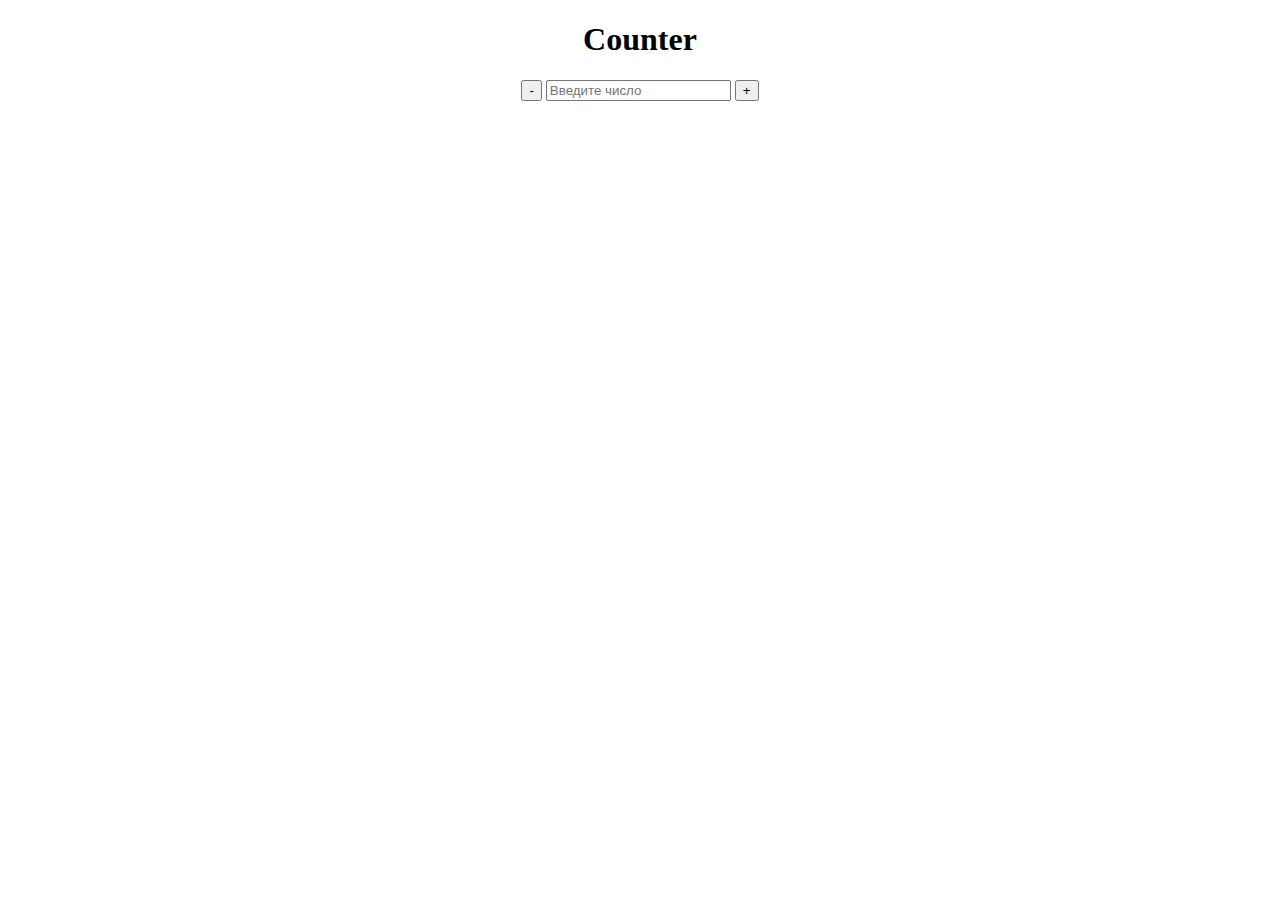
<file: homework11/index.html>
<!DOCTYPE html>
<html lang="en">
<head>
    <meta charset="UTF-8">
    <meta http-equiv="X-UA-Compatible" content="IE=edge">
    <meta name="viewport" content="width=device-width, initial-scale=1.0">
    <title>Document</title>
    <link rel="stylesheet" href="styles/style.css">
</head>
<body>
    <main>
    <h1>Counter</h1>

    <button class="minus">-</button>
    <input type="text" placeholder="Введите число">
    <button class="plus">+</button>
    </main>

    <script src="script.js"></script>
</body>
</html>
</file>
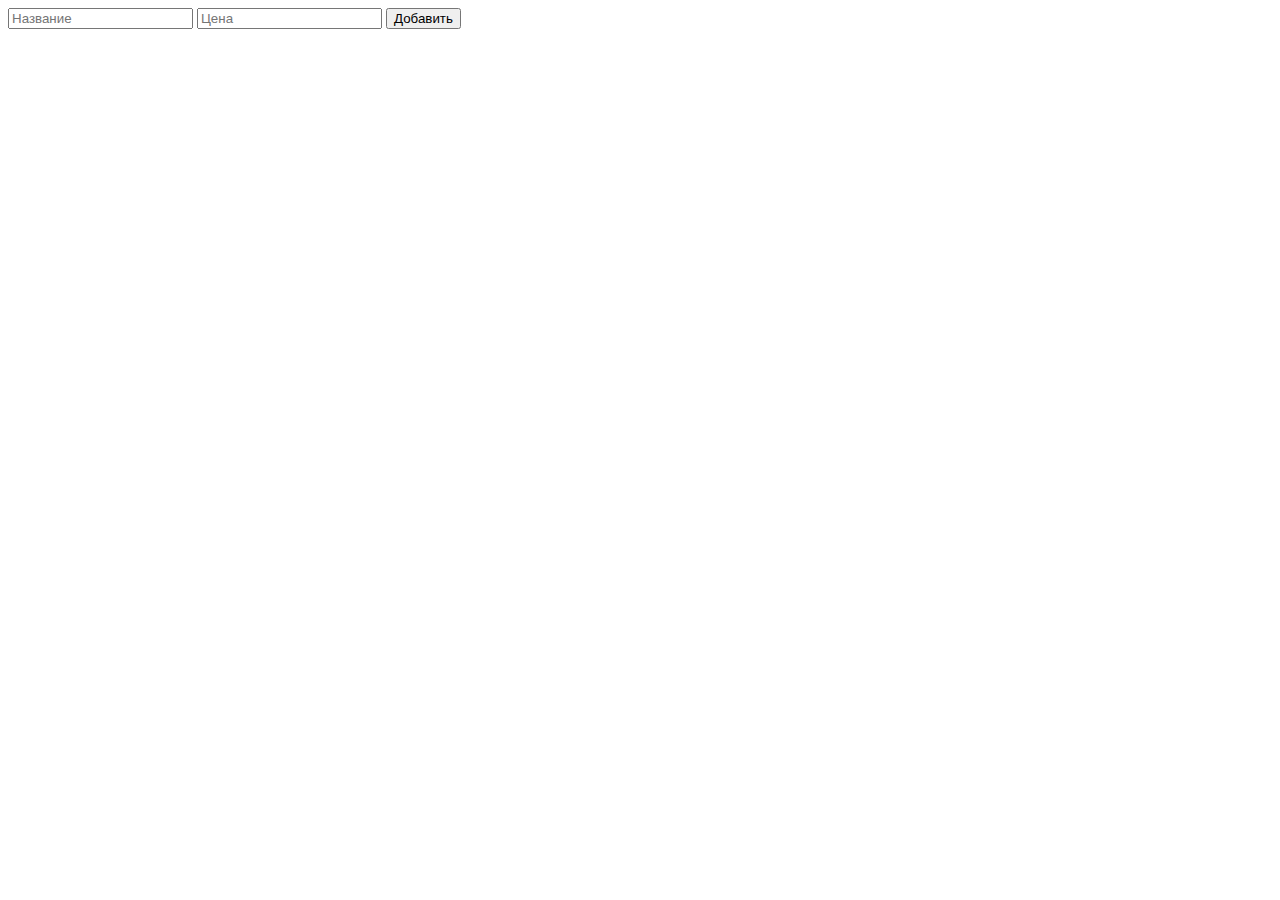
<file: homework12/index.html>
<!DOCTYPE html>
<html lang="en">
<head>
    <meta charset="UTF-8">
    <meta http-equiv="X-UA-Compatible" content="IE=edge">
    <meta name="viewport" content="width=device-width, initial-scale=1.0">
    <title>Document</title>
</head>
<body>
    <form id="product-form">
        <input type="text" id="name" placeholder="Название" required>
        <input type="number" id="price" placeholder="Цена" required>
        <button>Добавить</button>
    </form>
    <ul id="product-list">
    
    </ul>
    
    <script src="script.js"></script>
</body>
</html>
</file>
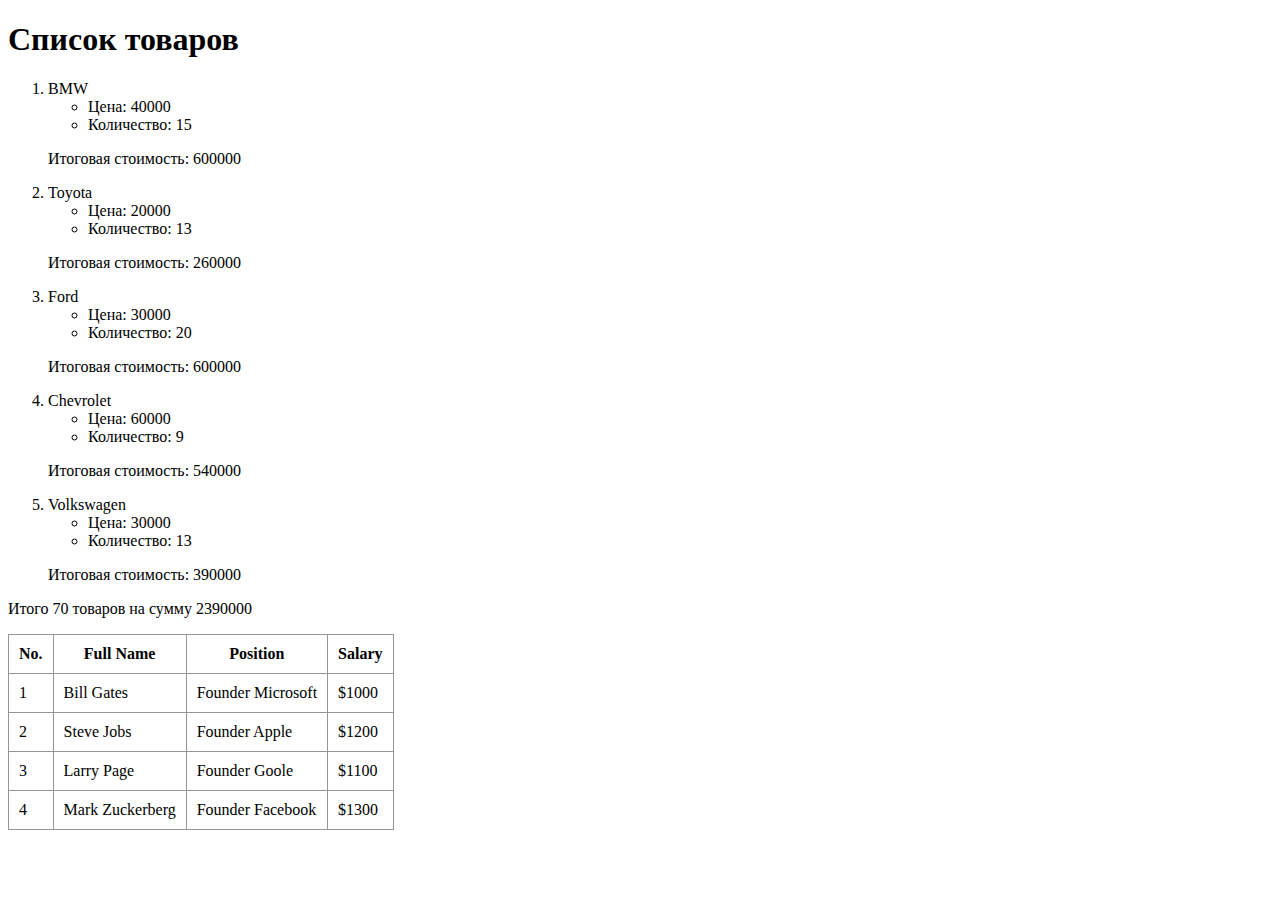
<file: homework4/index.html>
<!DOCTYPE html>
<html lang="en">
<head>
    <meta charset="UTF-8">
    <meta http-equiv="X-UA-Compatible" content="IE=edge">
    <meta name="viewport" content="width=device-width, initial-scale=1.0">
    <title> Document </title>
    
</head>
<body>

    <script src="./script.js"></script>
</body>
</html>
</file>
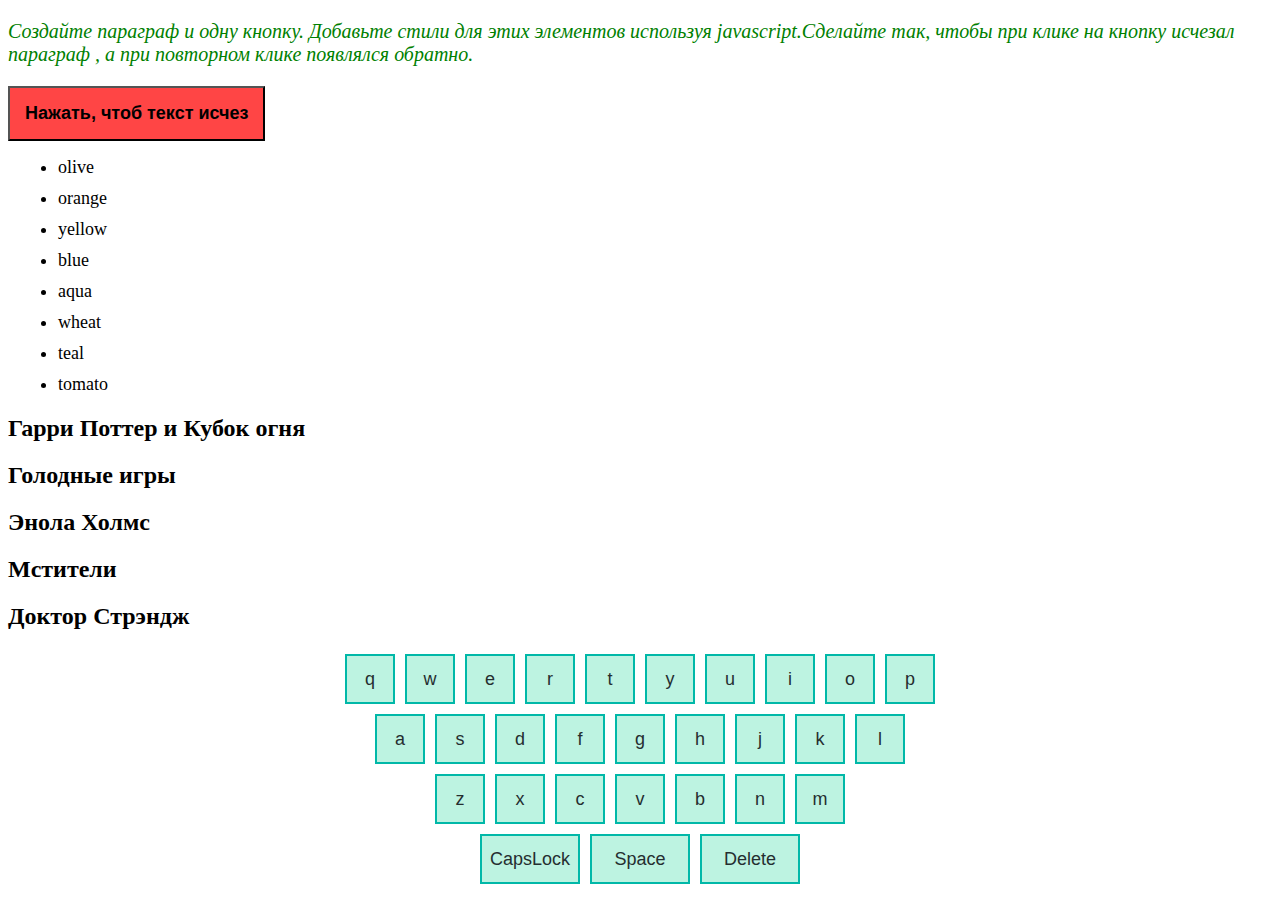
<file: homework6/index.html>
<!DOCTYPE html>
<html lang="en">
<head>
    <meta charset="UTF-8">
    <meta http-equiv="X-UA-Compatible" content="IE=edge">
    <meta name="viewport" content="width=device-width, initial-scale=1.0">
    <title>Document</title>
    <link rel="stylesheet" href="style.css">
</head>
<body>
    <p> Создайте параграф и одну кнопку. Добавьте стили для этих элементов используя javascript.Сделайте так, чтобы при клике на
    кнопку исчезал параграф , а при повторном клике появлялся обратно.  </p>
    <button>Нажать, чтоб текст исчез</button>

    <div class="colors"></div>

    <div class="films"></div>

    <div class="keyboard">    </div>

    <script src="script.js"></script>
</body>
</html>
</file>
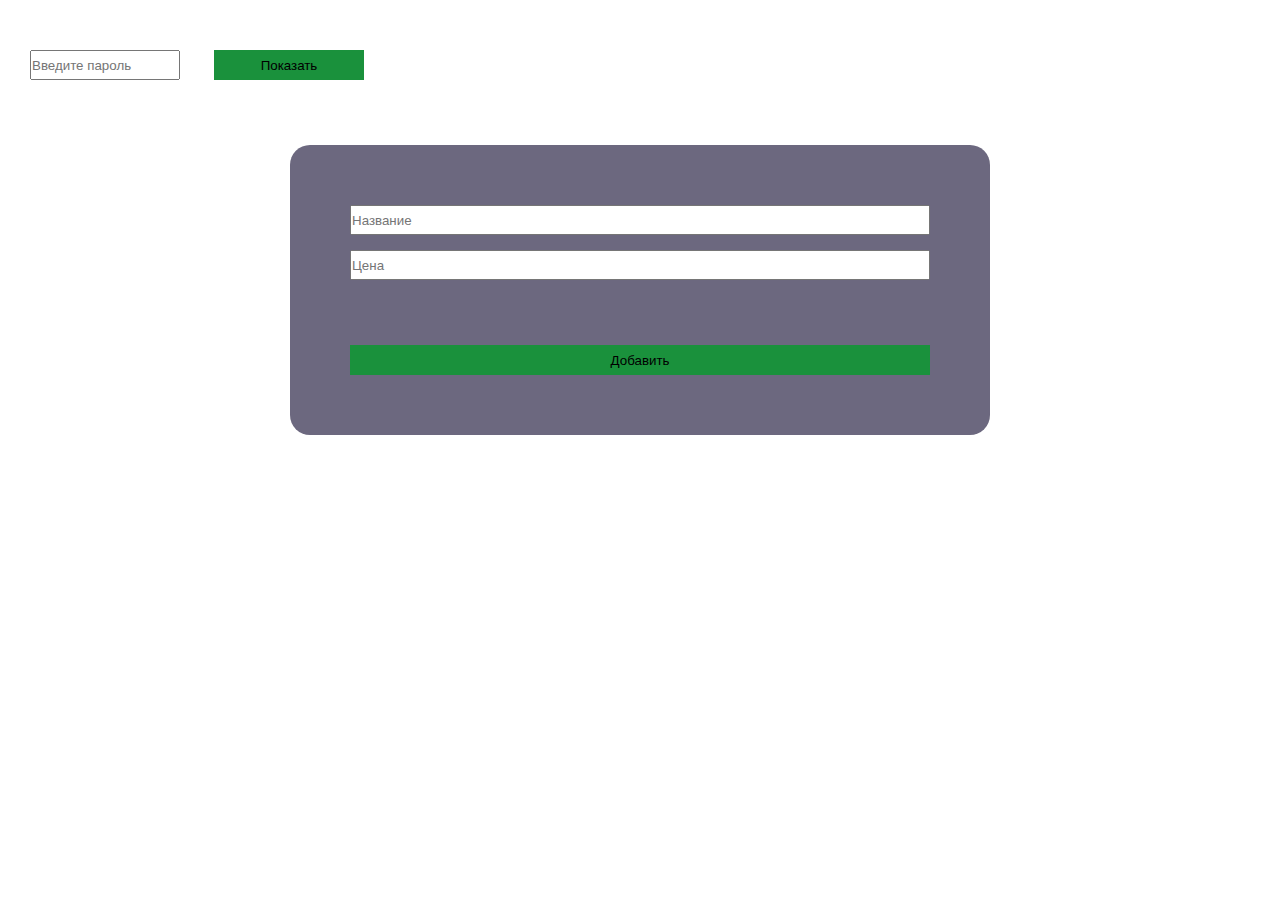
<file: homework7 _form/index.html>
<!DOCTYPE html>
<html lang="en">
<head>
    <meta charset="UTF-8">
    <meta http-equiv="X-UA-Compatible" content="IE=edge">
    <meta name="viewport" content="width=device-width, initial-scale=1.0">
    <title>Document</title>
    <link rel="stylesheet" href="style.css">
</head>
<body>
    <input type="password" id="password" placeholder="Введите пароль">
    <button class="btn">Показать</button>
    
    <form class="form">
        <input type="text" id="title" placeholder="Название" /> <br />
        <input type="number" id="price" placeholder="Цена" />
        <button>Добавить</button>
    </form>

    <section id="products"></section>
    <section id="sumOfProducts">
        <!-- <button>Cумма товаров</button> -->
    </section>

    <script src="script.js"></script>
</body>
</html>
</file>
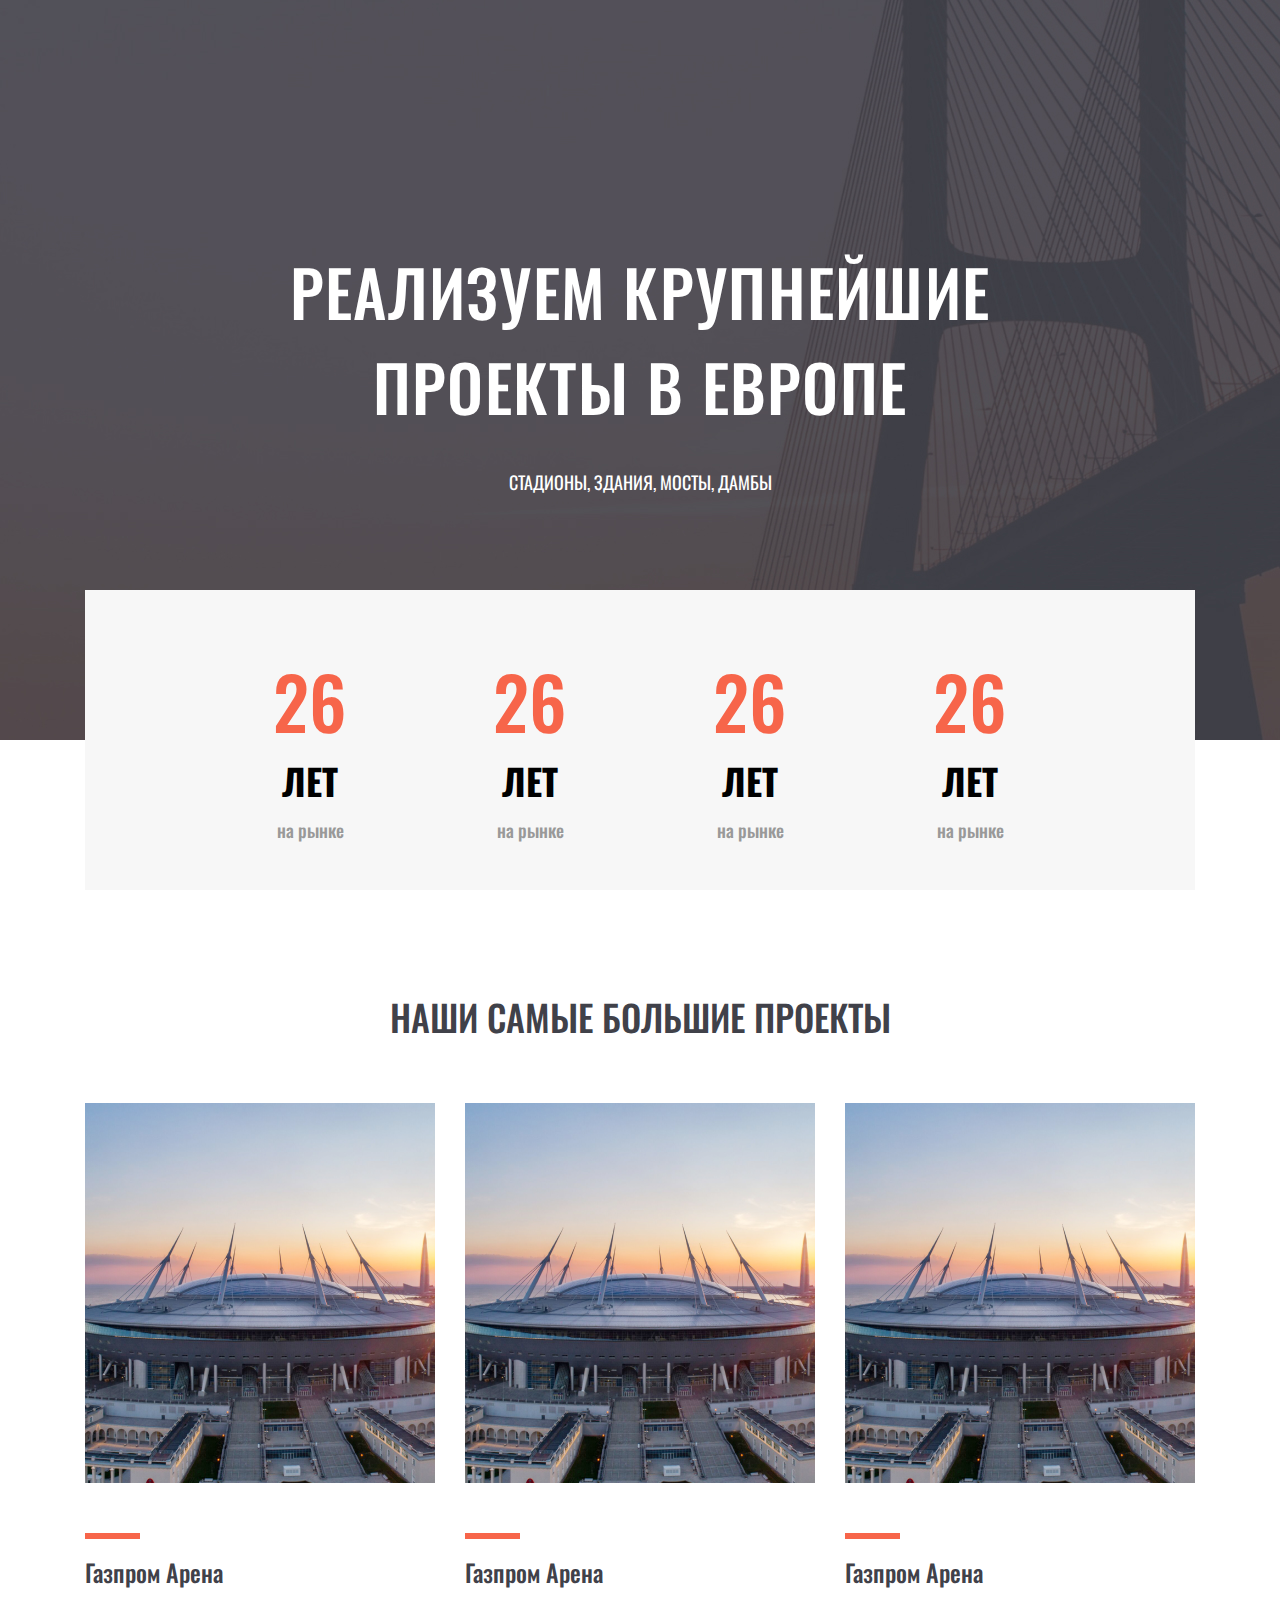
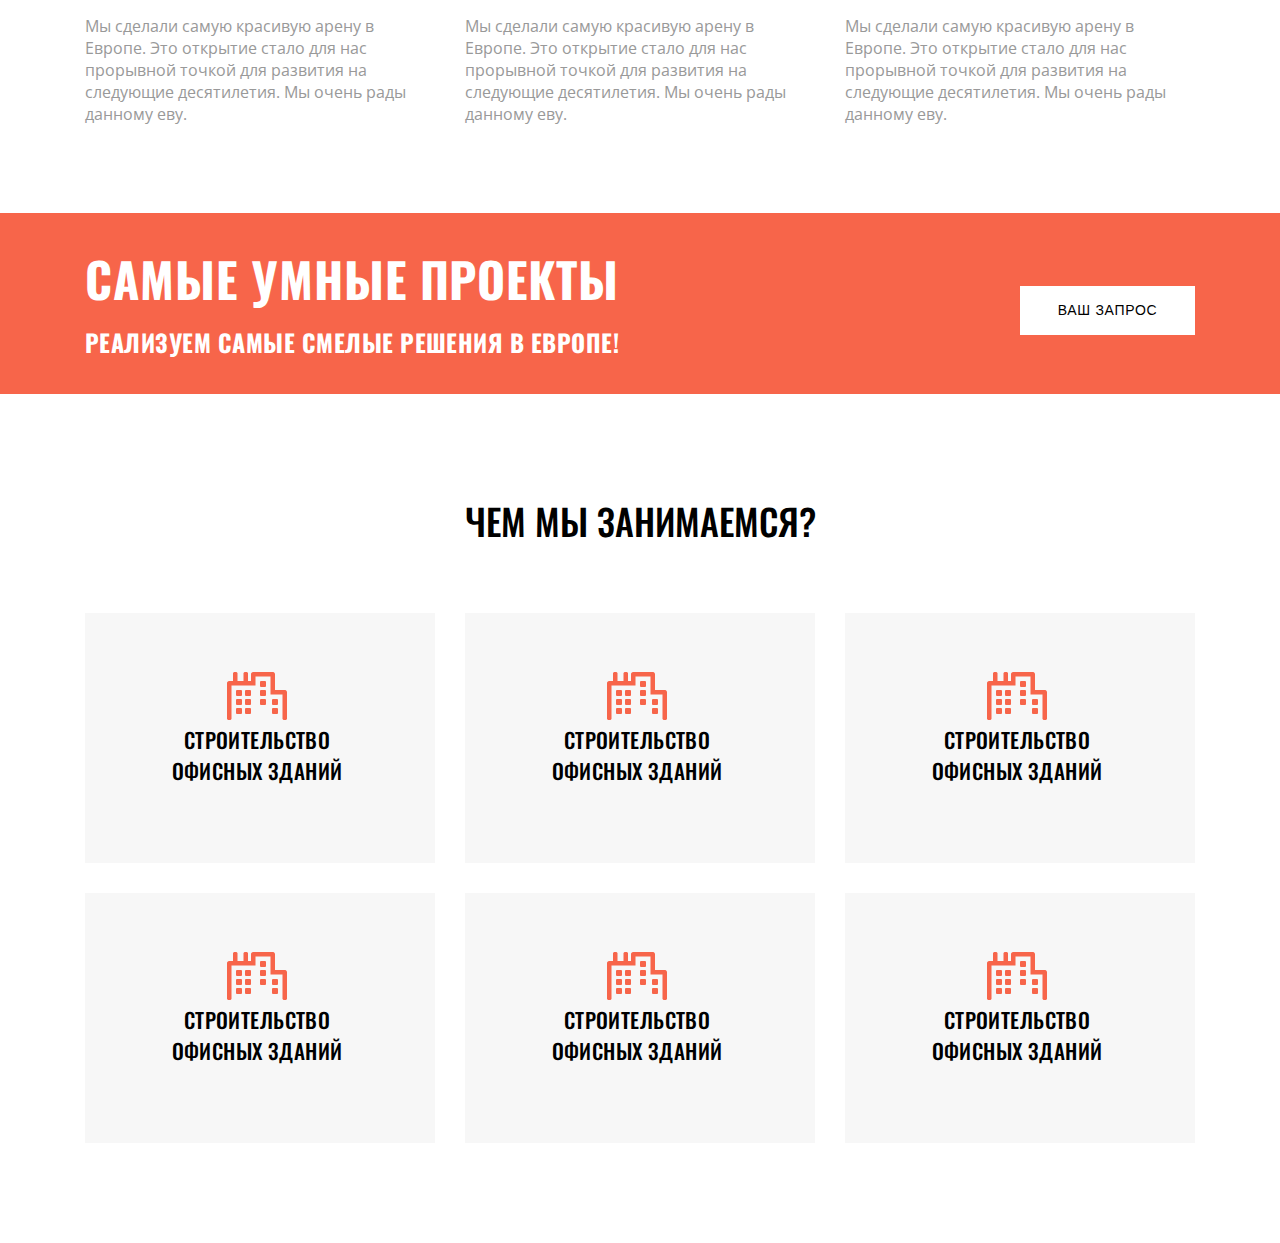
<file: homework9_adaptiv/index.html>
<!DOCTYPE html>
<html lang="en">

<head>
    <meta charset="UTF-8">
    <meta http-equiv="X-UA-Compatible" content="IE=edge">
    <meta name="viewport" content="width=device-width, initial-scale=1.0">
    <title>Строительная компания</title>
    <link rel="stylesheet" href="styles/style.css">
</head>

<body>
    <header>
        <h1 class="h1">Реализуем крупнейшие проекты в Европе</h1>
        <h4 class="header-h4">Стадионы, здания, мосты, дамбы</h4>
    </header>
    <main>
        <div class="wrapper">
            <section class="about">
                <div class="about-items">
                    <div class="about-item">
                        <h4 class="about-h4">26</h4>
                        <h5 class="about-h5">лет</h5>
                        <p class="about-p"> на рынке</p>
                    </div>
                    <div class="about-item">
                        <h4 class="about-h4">26</h4>
                        <h5 class="about-h5">лет</h5>
                        <p class="about-p"> на рынке</p>
                    </div>
                    <div class="about-item">
                        <h4 class="about-h4">26</h4>
                        <h5 class="about-h5">лет</h5>
                        <p class="about-p"> на рынке</p>
                    </div>
                    <div class="about-item">
                        <h4 class="about-h4">26</h4>
                        <h5 class="about-h5">лет</h5>
                        <p class="about-p"> на рынке</p>
                    </div>
                </div>
            </section>
        </div>
        <div class="wrapper">
            <section class="projects">
                <h2 class="projects-h2">НАШИ САМЫЕ БОЛЬШИЕ ПРОЕКТЫ </h2>
                <div class="projects-items">
                    <div class="projects-item">
                        <img class="project-img" src="images/arena.png" alt="arena's picture">
                        <div class="line"></div>
                        <h3 class="project-h3">Газпром Арена</h3>
                        <p class="project-p">
                            Мы сделали самую красивую арену в Европе. Это открытие стало для нас прорывной точкой для
                            развития на следующие
                            десятилетия. Мы очень рады данному еву.
                        </p>
                    </div>
                    <div class="projects-item">
                        <img class="project-img" src="images/arena.png" alt="arena's picture">
                        <div class="line"></div>
                        <h3 class="project-h3">Газпром Арена</h3>
                        <p class="project-p">
                            Мы сделали самую красивую арену в Европе. Это открытие стало для нас прорывной точкой для
                            развития на следующие
                            десятилетия. Мы очень рады данному еву.
                        </p>
                    </div>
                    <div class="projects-item">
                        <img class="project-img" src="images/arena.png" alt="arena's picture">
                        <div class="line"></div>
                        <h3 class="project-h3">Газпром Арена</h3>
                        <p class="project-p">
                            Мы сделали самую красивую арену в Европе. Это открытие стало для нас прорывной точкой для
                            развития на следующие
                            десятилетия. Мы очень рады данному еву.
                        </p>
                    </div>
                </div>
            </section>
        </div>
        <div class="form">
            <div class="wrapper">
                <div class="form-items">
                    <div class="form-text">
                        <h4 class="form-header">САМЫЕ УМНЫЕ ПРОЕКТЫ</h4>
                        <p class="form-p">РЕАЛИЗУЕМ САМЫЕ СМЕЛЫЕ РЕШЕНИЯ В ЕВРОПЕ!</p>
                    </div>
                    <div class="btn">
                        <button>Ваш запрос</button>
                    </div>
                </div>
            </div>
        </div>
        <div class="wrapper">
            <div class="tasks-block">
                <h2 class="tasks-h2">ЧЕМ МЫ ЗАНИМАЕМСЯ?</h2>
                <div class="tasks">
                    <div class="task-item">
                        <img src="images/icon.png" alt="icon">
                        <h3 class="task-h3">СТРОИТЕЛЬСТВО ОФИСНЫХ ЗДАНИЙ</h3>
                    </div>
                    <div class="task-item">
                        <img src="images/icon.png" alt="icon">
                        <h3 class="task-h3">СТРОИТЕЛЬСТВО ОФИСНЫХ ЗДАНИЙ</h3>
                    </div>
                    <div class="task-item">
                        <img src="images/icon.png" alt="icon">
                        <h3 class="task-h3">СТРОИТЕЛЬСТВО ОФИСНЫХ ЗДАНИЙ</h3>
                    </div>
                    <div class="task-item">
                        <img src="images/icon.png" alt="icon">
                        <h3 class="task-h3">СТРОИТЕЛЬСТВО ОФИСНЫХ ЗДАНИЙ</h3>
                    </div>
                    <div class="task-item">
                        <img src="images/icon.png" alt="icon">
                        <h3 class="task-h3">СТРОИТЕЛЬСТВО ОФИСНЫХ ЗДАНИЙ</h3>
                    </div>
                    <div class="task-item">
                        <img src="images/icon.png" alt="icon">
                        <h3 class="task-h3">СТРОИТЕЛЬСТВО ОФИСНЫХ ЗДАНИЙ</h3>
                    </div>
                </div>
            </div>
        </div>
    </main>
</body>

</html>
</file>
<file: homework11/styles/style.css>
main {
    text-align: center;
}
</file>
<file: homework6/style.css>
.active{
    display: none;
}

h2:hover, li:hover {
    cursor: pointer;
}

.keyboard{
    text-align: center;
}
.keyboard-btn, .keyboard-btn-schift{
    width: 50px;
    height: 50px;
    border: 2px solid rgb(1, 184, 168);
    background-color: rgb(189, 243, 225);
    color: rgb(37, 46, 48);
    margin: 5px;
    font-size: 18px;
}

.keyboard-btn-big{
    border: 2px solid rgb(1, 184, 168);
    background-color: rgb(189, 243, 225);
    color: rgb(37, 46, 48);
    margin: 5px;
    font-size: 18px;
    width: 100px;
    height: 50px;
}

.capsLock {
    border: 4px solid rgb(1, 184, 168);
    font-weight: bold;
    width: 110px;
}
</file>
<file: homework7 _form/style.css>
* {
    margin: 0;
    padding: 0;
    box-sizing: border-box;
}

.form,
.product,
.sum {
    margin: 50px auto;
    max-width: 700px;
    width: 100%;
    background: #6c687f;
    padding: 60px;
    border-radius: 20px;
}

input {
    width: 100%;
    height: 30px;
    margin-bottom: 15px;
    outline: none;
}

button {
    background-color: #1a913c;
    width: 100%;
    height: 30px;
    cursor: pointer;
    border: none;
    margin-top: 50px;
}

.product,
.sum {
    display: flex;
    justify-content: space-between;
    color: white;
    font-size: 20px;
}

#sumOfProducts {
    justify-content: center;
    max-width: 700px;
    width: 100%;
    margin: 50px auto;
}

.sumBtn {
    width: 100%;
    border-radius: 20px;
    margin-top: 0;
}

#password,
.btn {
    width: 150px;
    margin-left: 30px;
}
</file>
<file: homework9_adaptiv/styles/style.css>
@import url('https://fonts.googleapis.com/css2?family=Oswald:wght@200;300;400;500;600;700&display=swap');
@import url('https://fonts.googleapis.com/css2?family=Open+Sans:ital,wght@0,300;0,400;0,500;0,600;0,700;0,800;1,300;1,400;1,500;1,600;1,700;1,800&display=swap');

* {
    margin: 0;
    padding: 0;
    box-sizing: border-box;
}

.wrapper {
    max-width: 1110px;
    margin: 0 auto;
}

/* ------------------ header start------------------------------- */

header {
    min-height: 740px;
    background-image: url(../images/banner-bg.jpg);
    background-repeat: no-repeat;
    background-size: cover;
    display: flex;
    align-items: center;
    justify-content: center;
    flex-direction: column;
    gap: 35px;
    position: relative;

    font-family: 'Oswald';
    color: #FFFFFF;
    text-transform: uppercase;
    text-align: center;
}

.h1 {
    max-width: 734px;
    font-weight: 500;
    font-size: 64px;
    line-height: 95px;
    letter-spacing: 0.02em;
}

.header-h4 {
    max-width: 734px;
    font-weight: 400;
    font-size: 18px;
    line-height: 27px;
}

@media screen and (min-width: 610px) and (max-width: 745px) {
    .h1 {
        font-size: 55px;
    }
}

@media screen and (min-width:480px) and (max-width: 610px) {
    .h1 {
        font-size: 43px;
        line-height: 65px;
    }
}

@media screen and (max-width: 480px) {
    .h1 {
        font-size: 31px;
        line-height: 45px;
    }
}

/* hader end */

/* about start*/

.about {
    min-height: 300px;
    background: #F7F7F7;
    position: absolute;
    top: 590px;
    /* left: 50%;
    transform: translate(-50%); */
}

.about-items {
    display: grid;
    grid-template-columns: repeat(4, 1fr);
    gap: 30px;

    padding: 57px 130px;
}

.about-item {
    width: 190px;
    height: 186px;
    text-align: center;

    font-family: 'Oswald';
    font-weight: 500;
}

.about-h4 {
    font-weight: 500;
    font-size: 72px;
    line-height: 107px;
    color: #f7654a;
    /* margin-bottom: 25px; */
}

.about-h5 {
    font-size: 36px;
    line-height: 53px;
    text-transform: uppercase;
    color: #000000;
    margin-bottom: 10px;
}

.about-p {
    font-size: 18px;
    line-height: 27px;
    color: #999999;
}

@media screen and (max-width:1200px) {

    .about {
        left: 50%;
        transform: translate(-50%);
    }

    .about-items {
        grid-template-columns: repeat(2, 1fr);
    }
}

@media screen and (max-width: 780px) {
    .about-items {
        grid-template-columns: 1fr;
        padding: 57px 30px;
    }
}

/* about end */

/* projects start */

.projects {
    margin-top: 250px;
    font-family: "Oswald";
}

.projects-h2 {
    font-weight: 500;
    font-size: 36px;
    line-height: 53px;
    text-align: center;
    text-transform: uppercase;
    color: #404149;
    margin-bottom: 60px;
}

.projects-items {
    display: flex;
    gap: 30px;
}

.projects-item {
    max-width: 350px;
}

.project-img {
    margin-bottom: 45px;
}

.line {
    margin-bottom: 15px;
    height: 6px;
    width: 55px;
    background-color: #F7654A;
}

.project-h3 {
    font-weight: 500;
    font-size: 24px;
    line-height: 36px;
    color: #404149;
    margin-bottom: 25px;
}

.project-p {
    font-family: "Open Sans";
    font-weight: 400;
    font-size: 16px;
    line-height: 22px;
    color: #999999;
    margin-bottom: 88px;
}

@media screen and (max-width:1200px) {
    .projects {
        margin-top: 450px;
    }
}

@media screen and (max-width:1100px) {
    .projects-items {
        /* flex-direction: column; */
        justify-content: center;
        flex-wrap: wrap;
    }
}

@media screen and (max-width:780px) {
    .projects {
        margin-top: 960px;
    }
}

/* projects end */

/* form start */

.form {
    background-color: #F7654A;
    font-family: 'Oswald';
    font-style: normal;
    font-weight: 700;
}

.form-items {
    display: flex;
    padding-top: 30px;
    justify-content: space-between;
}

.form-header {
    font-size: 48px;
    line-height: 71px;
    letter-spacing: 0.02em;
    color: #FFFFFF;
}

.form-p {
    font-size: 24px;
    line-height: 36px;
    letter-spacing: 0.02em;
    color: #FFFFFF;
    margin-top: 10px;
}

button {
    font-size: 14px;
    line-height: 21px;
    letter-spacing: 0.05em;
    color: #000000;
    text-transform: uppercase;

    width: 175px;
    height: 49px;
    background: #FFFFFF;
    border: none;

    margin-top: 43px;
    margin-bottom: 59px;
}

@media screen and (max-width:1100px) {
    .form-items {
        flex-direction: column;
        align-items: center;
    }
}

@media screen and (min-width:480px) and (max-width: 610px) {
    .form-header {
        font-size: 38px;
        text-align: center;
    }

    .form-p {
        font-size: 18px;
        text-align: center;
    }
}

@media screen and (max-width: 480px) {
    .form-header {
        font-size: 28px;
        text-align: center;
    }

    .form-p {
        font-size: 18px;
        text-align: center;
    }
}

/* form  end*/

/* task start */

.tasks-block {
    margin-bottom: 100px;
}

.tasks-h2 {
    font-family: 'Oswald';
    font-style: normal;
    font-weight: 500;
    font-size: 36px;
    line-height: 53px;
    text-transform: uppercase;
    color: #000000;
    text-align: center;

    margin-top: 100px;
    margin-bottom: 66px;
}

.tasks {
    display: grid;
    grid-template-columns: repeat(3, 350px);
    gap: 30px;
}

.task-item {
    width: 350px;
    height: 250px;
    background: #F7F7F7;
    text-align: center;
    padding-left: 86px;
    padding-right: 92px;
    padding-top: 59px;
}

.task-h3 {
    font-family: 'Oswald';
    font-style: normal;
    font-weight: 500;
    font-size: 21px;
    line-height: 31px;
    text-align: center;
    letter-spacing: 0.02em;
    color: #000000;
}

@media screen and (max-width:1100px) {
    .tasks {
        grid-template-columns: repeat(2, 350px);
        justify-content: center;
        max-width: 1000px;
    }
    

}

@media screen and (max-width:780px) {
    .tasks {
        grid-template-columns: repeat(1, 350px);
        justify-content: center;
        max-width: 780px;
    }

    .task-item {
        
    }
}

/* task end */
</file>
